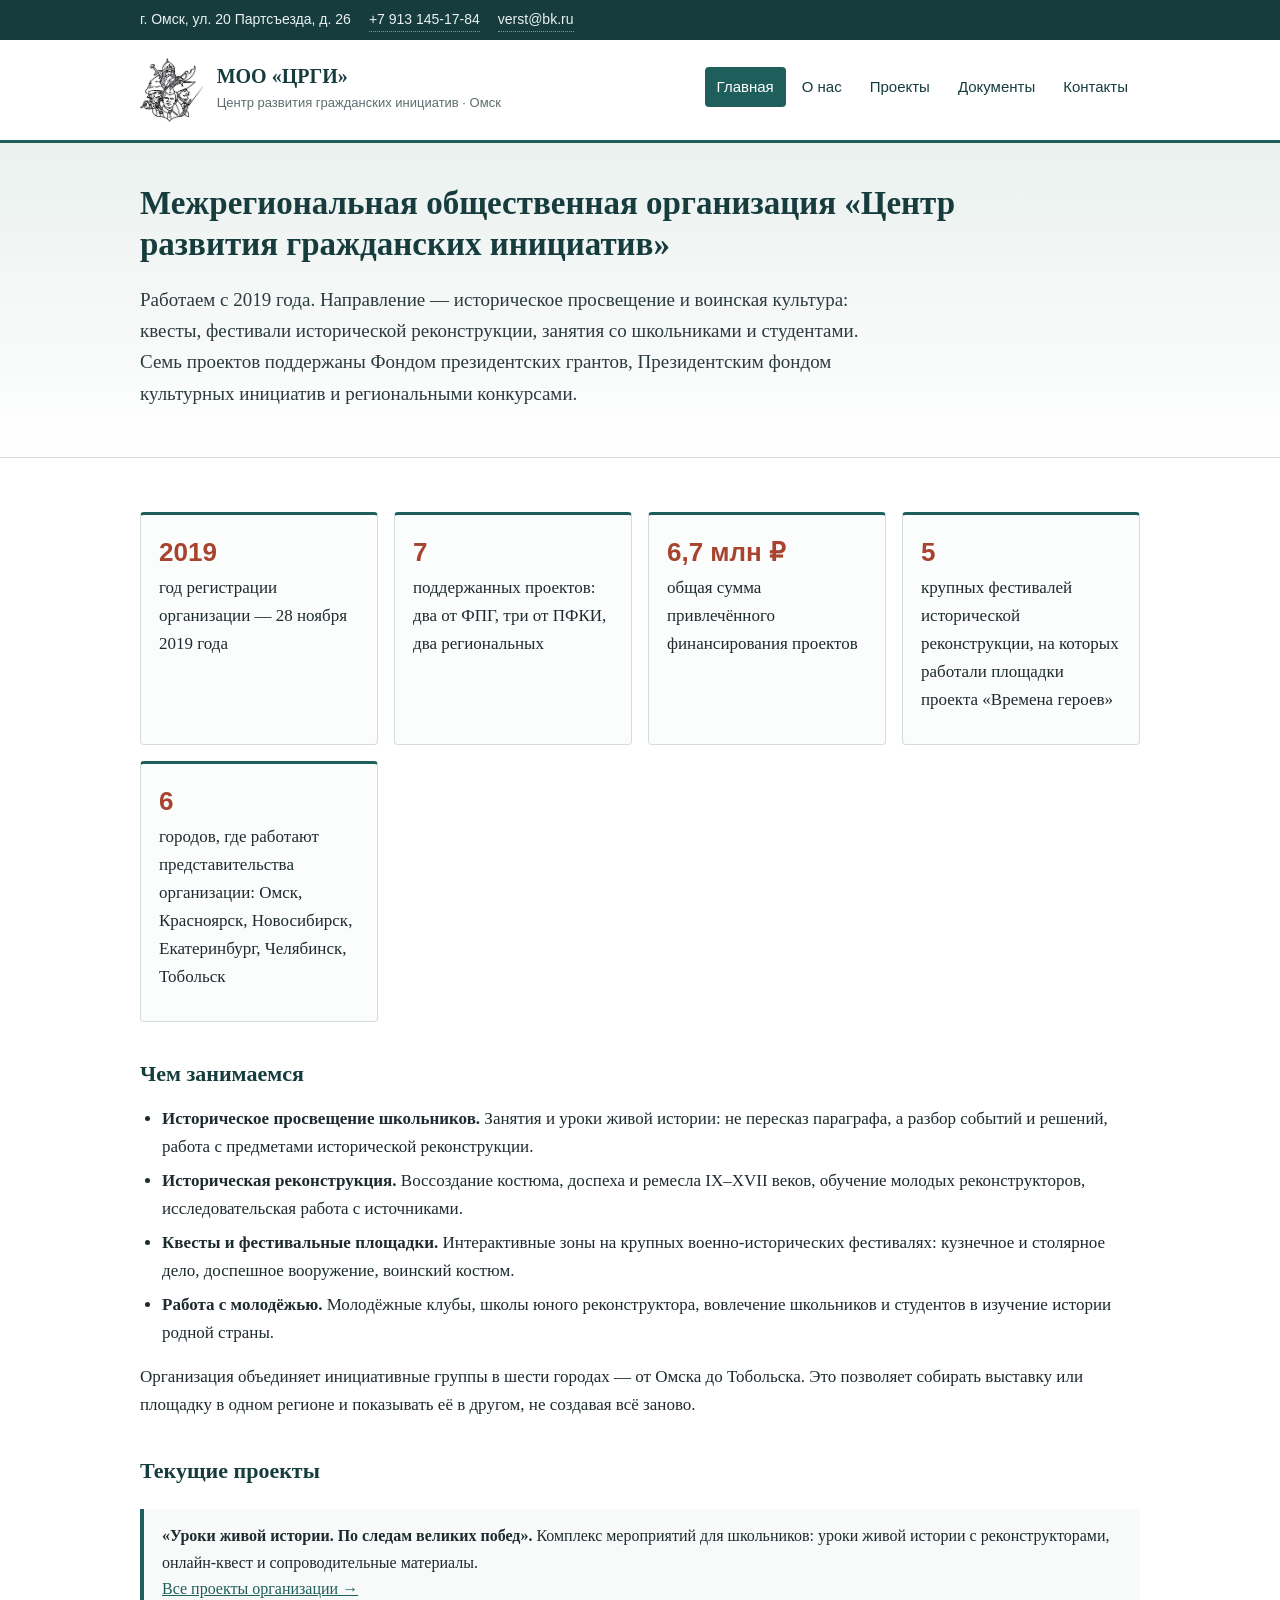
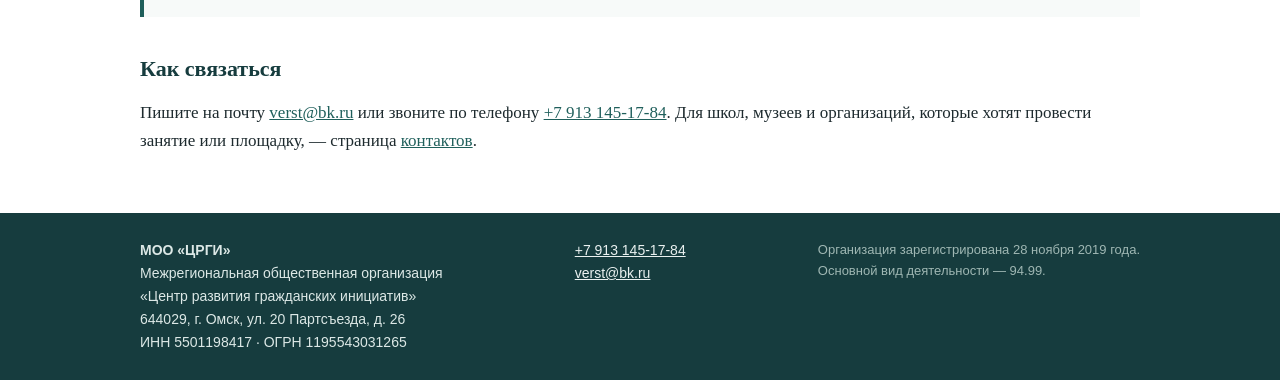
<file: index.html>
<!DOCTYPE html>
<html lang="ru">
<head>
<meta charset="utf-8">
<meta name="viewport" content="width=device-width, initial-scale=1">
<title>МОО «ЦРГИ» — Межрегиональная общественная организация «Центр развития гражданских инициатив», Омск</title>
<meta name="description" content="Межрегиональная общественная организация «Центр развития гражданских инициатив» (МОО «ЦРГИ»), Омск: историческое просвещение, историческая реконструкция, работа с молодёжью. Семь поддержанных проектов.">
<link rel="icon" type="image/png" sizes="64x64" href="img/favicon-64.png">
<link rel="apple-touch-icon" href="img/apple-touch-icon.png">
<link rel="stylesheet" href="style.css">
</head>
<body>

<div class="top">
  <div class="wrap">
    <span>г. Омск, ул. 20 Партсъезда, д. 26</span>
    <a href="tel:+79131451784">+7 913 145-17-84</a>
    <a href="mailto:verst@bk.ru">verst@bk.ru</a>
  </div>
</div>

<header class="site">
  <div class="wrap">
    <div class="brand">
      <img class="mark" src="img/logo-mark.png" alt="Логотип МОО «ЦРГИ»" width="144" height="147">
      <div>
        <b>МОО «ЦРГИ»</b>
        <span>Центр развития гражданских инициатив · Омск</span>
      </div>
    </div>
    <nav class="main">
      <ul>
        <li><a href="index.html" aria-current="page">Главная</a></li>
        <li><a href="o-nas.html">О нас</a></li>
        <li><a href="proekty.html">Проекты</a></li>
        <li><a href="dokumenty.html">Документы</a></li>
        <li><a href="kontakty.html">Контакты</a></li>
      </ul>
    </nav>
  </div>
</header>

<main>

<div class="hero">
  <div class="wrap">
    <h1>Межрегиональная общественная организация «Центр развития гражданских инициатив»</h1>
    <p class="lead">Работаем с 2019 года. Направление — историческое просвещение и воинская культура: квесты, фестивали исторической реконструкции, занятия со школьниками и студентами. Семь проектов поддержаны Фондом президентских грантов, Президентским фондом культурных инициатив и региональными конкурсами.</p>
  </div>
</div>

<div class="wrap">

  <div class="cards">
    <div class="card">
      <div class="num">2019</div>
      <p>год регистрации организации — 28 ноября 2019 года</p>
    </div>
    <div class="card">
      <div class="num">7</div>
      <p>поддержанных проектов: два от ФПГ, три от ПФКИ, два региональных</p>
    </div>
    <div class="card">
      <div class="num">6,7 млн ₽</div>
      <p>общая сумма привлечённого финансирования проектов</p>
    </div>
    <div class="card">
      <div class="num">5</div>
      <p>крупных фестивалей исторической реконструкции, на которых работали площадки проекта «Времена героев»</p>
    </div>
    <div class="card">
      <div class="num">6</div>
      <p>городов, где работают представительства организации: Омск, Красноярск, Новосибирск, Екатеринбург, Челябинск, Тобольск</p>
    </div>
  </div>

  <h2>Чем занимаемся</h2>
  <ul>
    <li><b>Историческое просвещение школьников.</b> Занятия и уроки живой истории: не пересказ параграфа, а разбор событий и решений, работа с предметами исторической реконструкции.</li>
    <li><b>Историческая реконструкция.</b> Воссоздание костюма, доспеха и ремесла IX–XVII веков, обучение молодых реконструкторов, исследовательская работа с источниками.</li>
    <li><b>Квесты и фестивальные площадки.</b> Интерактивные зоны на крупных военно-исторических фестивалях: кузнечное и столярное дело, доспешное вооружение, воинский костюм.</li>
    <li><b>Работа с молодёжью.</b> Молодёжные клубы, школы юного реконструктора, вовлечение школьников и студентов в изучение истории родной страны.</li>
  </ul>

  <p>Организация объединяет инициативные группы в шести городах — от Омска до Тобольска. Это позволяет собирать выставку или площадку в одном регионе и показывать её в другом, не создавая всё заново.</p>

  <h2>Текущие проекты</h2>
  <div class="note">
    <b>«Уроки живой истории. По следам великих побед».</b> Комплекс мероприятий для школьников: уроки живой истории с реконструкторами, онлайн-квест и сопроводительные материалы.
    <br><a href="proekty.html">Все проекты организации →</a>
  </div>

  <h2>Как связаться</h2>
  <p>Пишите на почту <a href="mailto:verst@bk.ru">verst@bk.ru</a> или звоните по телефону <a href="tel:+79131451784">+7 913 145-17-84</a>. Для школ, музеев и организаций, которые хотят провести занятие или площадку, — страница <a href="kontakty.html">контактов</a>.</p>

</div>

</main>

<footer class="site">
  <div class="wrap">
    <div>
      <b>МОО «ЦРГИ»</b><br>
      Межрегиональная общественная организация<br>
      «Центр развития гражданских инициатив»<br>
      644029, г. Омск, ул. 20 Партсъезда, д. 26<br>
      ИНН 5501198417 · ОГРН 1195543031265
    </div>
    <div>
      <a href="tel:+79131451784">+7 913 145-17-84</a><br>
      <a href="mailto:verst@bk.ru">verst@bk.ru</a>
    </div>
    <div class="small">
      Организация зарегистрирована 28 ноября 2019 года.<br>
      Основной вид деятельности — 94.99.
    </div>
  </div>
</footer>

</body>
</html>
</file>
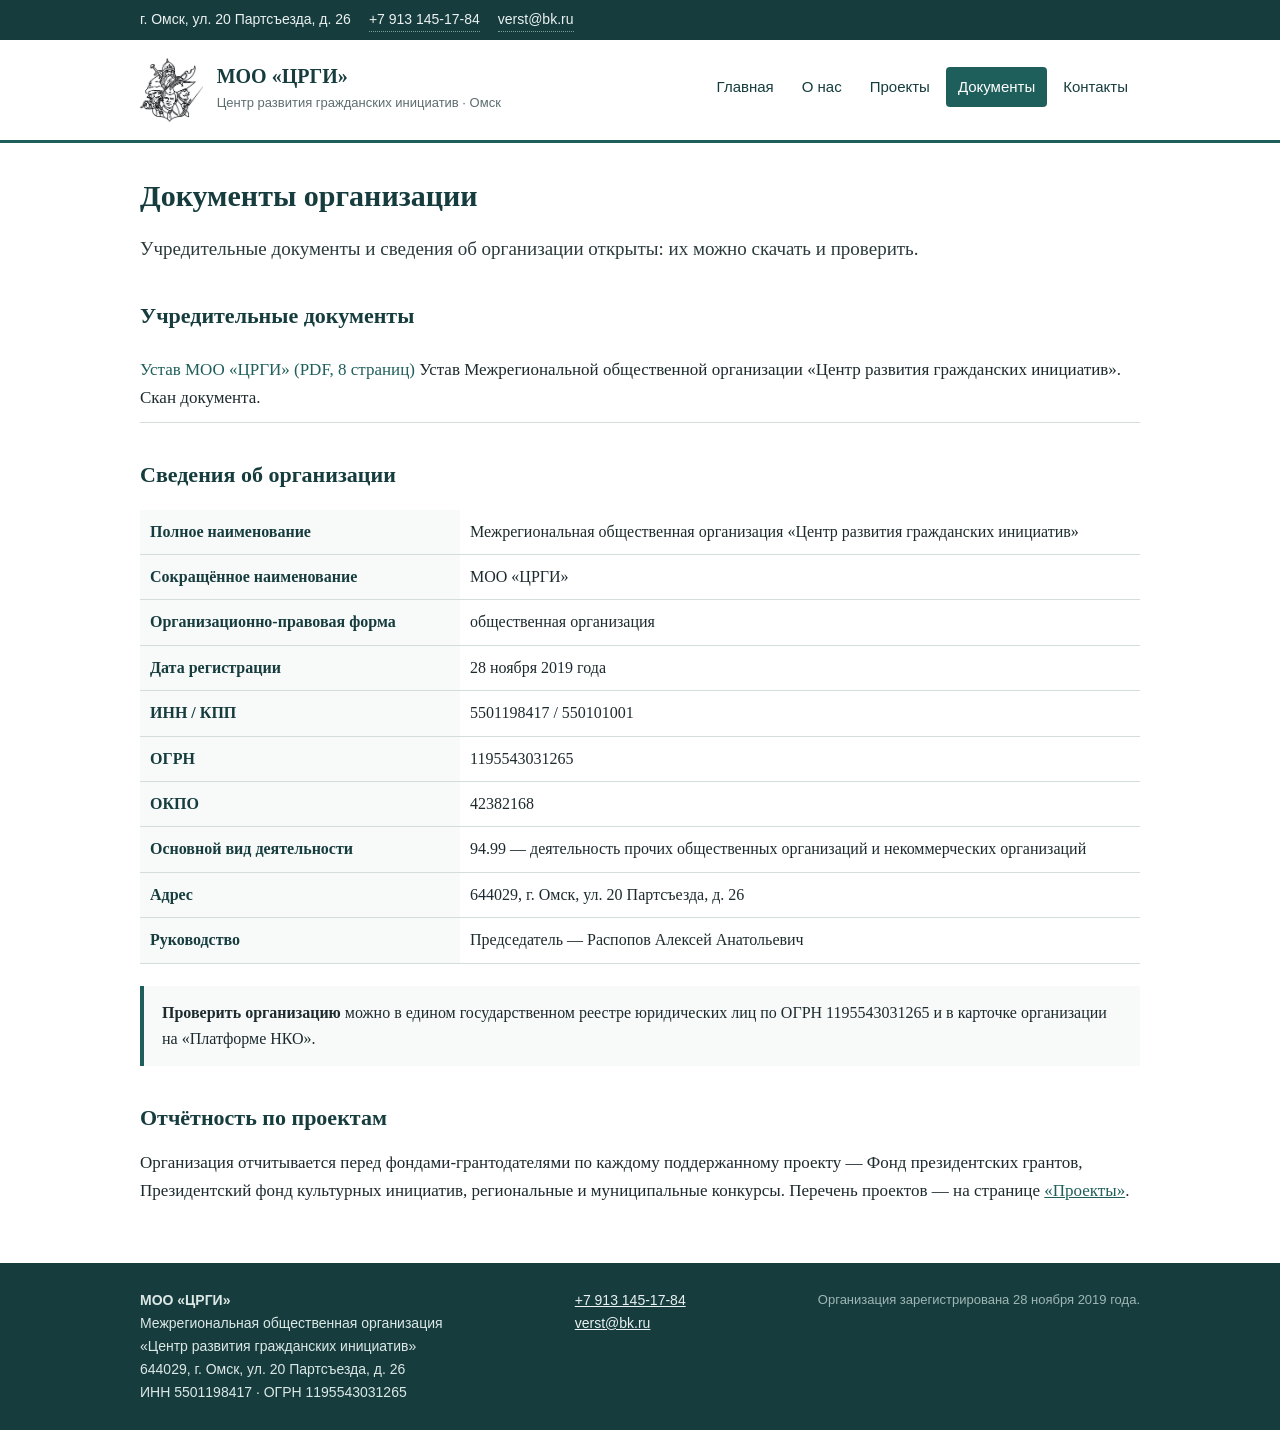
<file: dokumenty.html>
<!DOCTYPE html>
<html lang="ru">
<head>
<meta charset="utf-8">
<meta name="viewport" content="width=device-width, initial-scale=1">
<title>Документы — МОО «ЦРГИ»</title>
<meta name="description" content="Документы Межрегиональной общественной организации «Центр развития гражданских инициатив»: устав организации, реквизиты.">
<link rel="icon" type="image/png" sizes="64x64" href="img/favicon-64.png">
<link rel="apple-touch-icon" href="img/apple-touch-icon.png">
<link rel="stylesheet" href="style.css">
</head>
<body>

<div class="top">
  <div class="wrap">
    <span>г. Омск, ул. 20 Партсъезда, д. 26</span>
    <a href="tel:+79131451784">+7 913 145-17-84</a>
    <a href="mailto:verst@bk.ru">verst@bk.ru</a>
  </div>
</div>

<header class="site">
  <div class="wrap">
    <div class="brand">
      <img class="mark" src="img/logo-mark.png" alt="Логотип МОО «ЦРГИ»" width="144" height="147">
      <div>
        <b>МОО «ЦРГИ»</b>
        <span>Центр развития гражданских инициатив · Омск</span>
      </div>
    </div>
    <nav class="main">
      <ul>
        <li><a href="index.html">Главная</a></li>
        <li><a href="o-nas.html">О нас</a></li>
        <li><a href="proekty.html">Проекты</a></li>
        <li><a href="dokumenty.html" aria-current="page">Документы</a></li>
        <li><a href="kontakty.html">Контакты</a></li>
      </ul>
    </nav>
  </div>
</header>

<main>
<div class="wrap">

  <h1>Документы организации</h1>

  <p class="lead">Учредительные документы и сведения об организации открыты: их можно скачать и проверить.</p>

  <h2>Учредительные документы</h2>
  <ul class="links">
    <li>
      <a href="docs/ustav-moo-crgi.pdf" download>Устав МОО «ЦРГИ» (PDF, 8 страниц)</a>
      <span class="src">Устав Межрегиональной общественной организации «Центр развития гражданских инициатив». Скан документа.</span>
    </li>
  </ul>

  <h2>Сведения об организации</h2>
  <table class="facts">
    <tr><th>Полное наименование</th><td>Межрегиональная общественная организация «Центр развития гражданских инициатив»</td></tr>
    <tr><th>Сокращённое наименование</th><td>МОО «ЦРГИ»</td></tr>
    <tr><th>Организационно-правовая форма</th><td>общественная организация</td></tr>
    <tr><th>Дата регистрации</th><td>28 ноября 2019 года</td></tr>
    <tr><th>ИНН / КПП</th><td>5501198417 / 550101001</td></tr>
    <tr><th>ОГРН</th><td>1195543031265</td></tr>
    <tr><th>ОКПО</th><td>42382168</td></tr>
    <tr><th>Основной вид деятельности</th><td>94.99 — деятельность прочих общественных организаций и некоммерческих организаций</td></tr>
    <tr><th>Адрес</th><td>644029, г. Омск, ул. 20 Партсъезда, д. 26</td></tr>
    <tr><th>Руководство</th><td>Председатель — Распопов Алексей Анатольевич</td></tr>
  </table>

  <div class="note">
    <b>Проверить организацию</b> можно в едином государственном реестре юридических лиц по ОГРН 1195543031265 и в карточке организации на «Платформе НКО».
  </div>

  <h2>Отчётность по проектам</h2>
  <p>Организация отчитывается перед фондами-грантодателями по каждому поддержанному проекту — Фонд президентских грантов, Президентский фонд культурных инициатив, региональные и муниципальные конкурсы. Перечень проектов — на странице <a href="proekty.html">«Проекты»</a>.</p>

</div>
</main>

<footer class="site">
  <div class="wrap">
    <div>
      <b>МОО «ЦРГИ»</b><br>
      Межрегиональная общественная организация<br>
      «Центр развития гражданских инициатив»<br>
      644029, г. Омск, ул. 20 Партсъезда, д. 26<br>
      ИНН 5501198417 · ОГРН 1195543031265
    </div>
    <div>
      <a href="tel:+79131451784">+7 913 145-17-84</a><br>
      <a href="mailto:verst@bk.ru">verst@bk.ru</a>
    </div>
    <div class="small">
      Организация зарегистрирована 28 ноября 2019 года.
    </div>
  </div>
</footer>

</body>
</html>
</file>
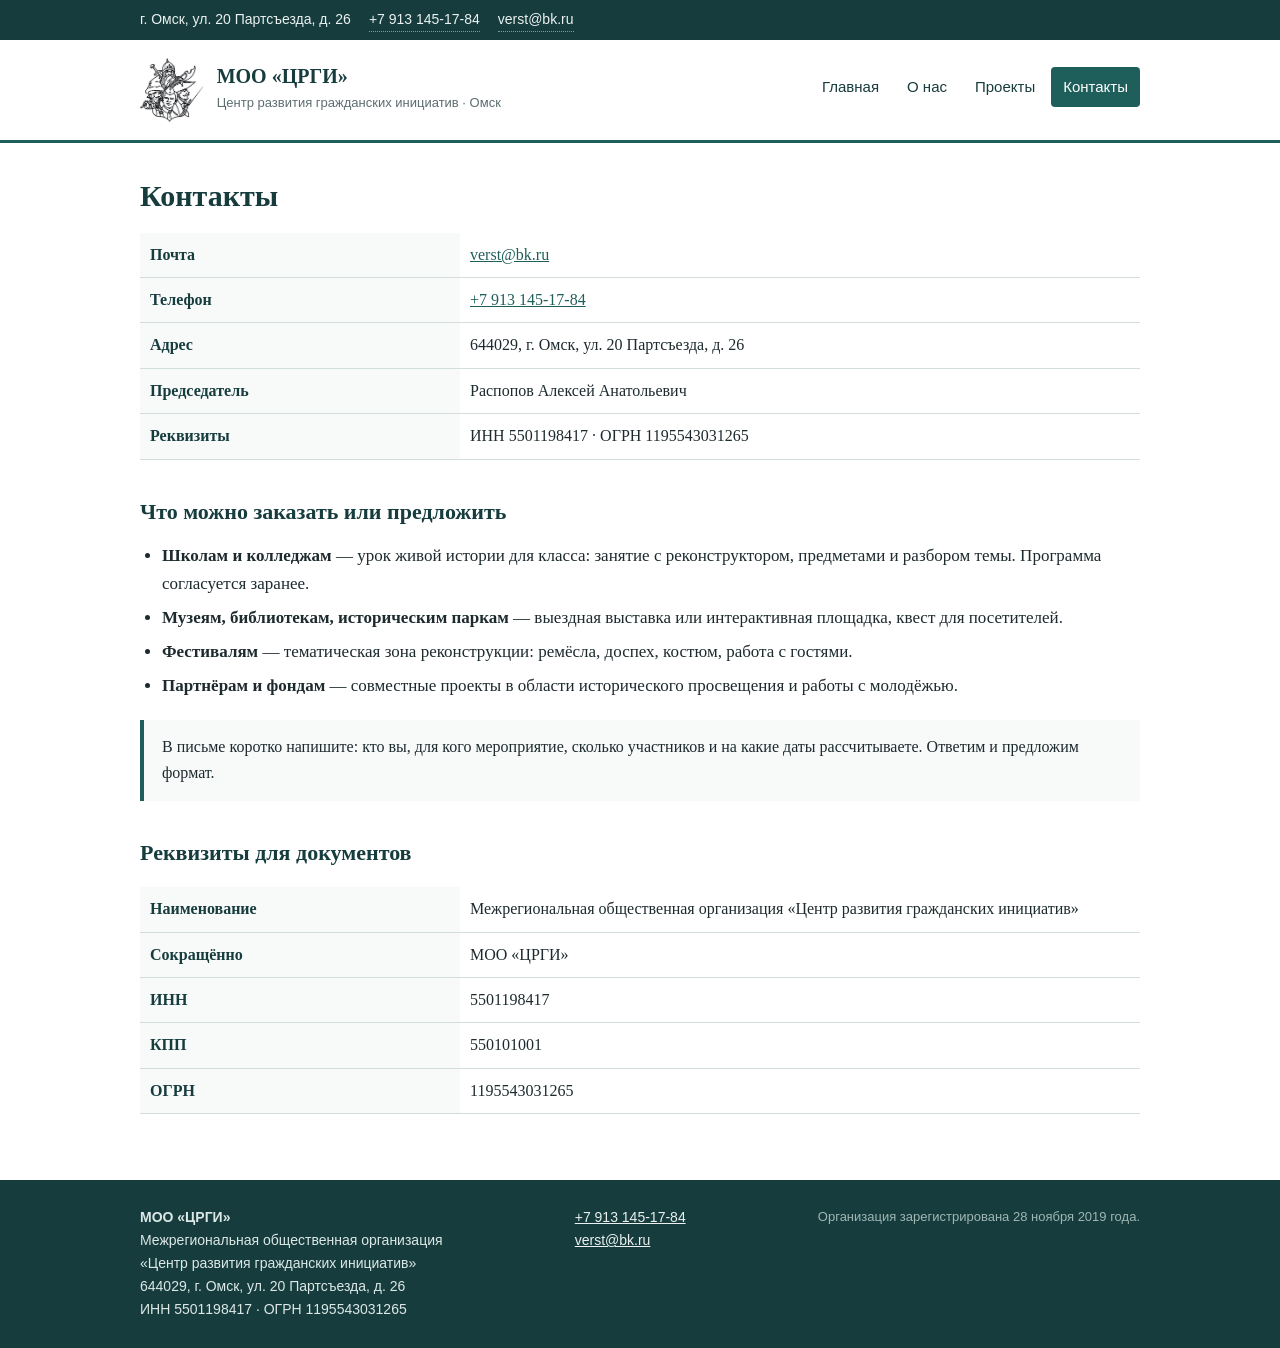
<file: kontakty.html>
<!DOCTYPE html>
<html lang="ru">
<head>
<meta charset="utf-8">
<meta name="viewport" content="width=device-width, initial-scale=1">
<title>Контакты — МОО «ЦРГИ»</title>
<meta name="description" content="Как связаться с Межрегиональной общественной организацией «Центр развития гражданских инициатив»: почта, телефон, заявки на занятия и площадки.">
<link rel="icon" type="image/png" sizes="64x64" href="img/favicon-64.png">
<link rel="apple-touch-icon" href="img/apple-touch-icon.png">
<link rel="stylesheet" href="style.css">
</head>
<body>

<div class="top">
  <div class="wrap">
    <span>г. Омск, ул. 20 Партсъезда, д. 26</span>
    <a href="tel:+79131451784">+7 913 145-17-84</a>
    <a href="mailto:verst@bk.ru">verst@bk.ru</a>
  </div>
</div>

<header class="site">
  <div class="wrap">
    <div class="brand">
      <img class="mark" src="img/logo-mark.png" alt="Логотип МОО «ЦРГИ»" width="144" height="147">
      <div>
        <b>МОО «ЦРГИ»</b>
        <span>Центр развития гражданских инициатив · Омск</span>
      </div>
    </div>
    <nav class="main">
      <ul>
        <li><a href="index.html">Главная</a></li>
        <li><a href="o-nas.html">О нас</a></li>
        <li><a href="proekty.html">Проекты</a></li>
        <li><a href="kontakty.html" aria-current="page">Контакты</a></li>
      </ul>
    </nav>
  </div>
</header>

<main>
<div class="wrap">

  <h1>Контакты</h1>

  <table class="facts">
    <tr><th>Почта</th><td><a href="mailto:verst@bk.ru">verst@bk.ru</a></td></tr>
    <tr><th>Телефон</th><td><a href="tel:+79131451784">+7 913 145-17-84</a></td></tr>
    <tr><th>Адрес</th><td>644029, г. Омск, ул. 20 Партсъезда, д. 26</td></tr>
    <tr><th>Председатель</th><td>Распопов Алексей Анатольевич</td></tr>
    <tr><th>Реквизиты</th><td>ИНН 5501198417 · ОГРН 1195543031265</td></tr>
  </table>

  <h2>Что можно заказать или предложить</h2>
  <ul>
    <li><b>Школам и колледжам</b> — урок живой истории для класса: занятие с реконструктором, предметами и разбором темы. Программа согласуется заранее.</li>
    <li><b>Музеям, библиотекам, историческим паркам</b> — выездная выставка или интерактивная площадка, квест для посетителей.</li>
    <li><b>Фестивалям</b> — тематическая зона реконструкции: ремёсла, доспех, костюм, работа с гостями.</li>
    <li><b>Партнёрам и фондам</b> — совместные проекты в области исторического просвещения и работы с молодёжью.</li>
  </ul>

  <div class="note">
    В письме коротко напишите: кто вы, для кого мероприятие, сколько участников и на какие даты рассчитываете. Ответим и предложим формат.
  </div>

  <h2>Реквизиты для документов</h2>
  <table class="facts">
    <tr><th>Наименование</th><td>Межрегиональная общественная организация «Центр развития гражданских инициатив»</td></tr>
    <tr><th>Сокращённо</th><td>МОО «ЦРГИ»</td></tr>
    <tr><th>ИНН</th><td>5501198417</td></tr>
    <tr><th>КПП</th><td>550101001</td></tr>
    <tr><th>ОГРН</th><td>1195543031265</td></tr>
  </table>

</div>
</main>

<footer class="site">
  <div class="wrap">
    <div>
      <b>МОО «ЦРГИ»</b><br>
      Межрегиональная общественная организация<br>
      «Центр развития гражданских инициатив»<br>
      644029, г. Омск, ул. 20 Партсъезда, д. 26<br>
      ИНН 5501198417 · ОГРН 1195543031265
    </div>
    <div>
      <a href="tel:+79131451784">+7 913 145-17-84</a><br>
      <a href="mailto:verst@bk.ru">verst@bk.ru</a>
    </div>
    <div class="small">
      Организация зарегистрирована 28 ноября 2019 года.
    </div>
  </div>
</footer>

</body>
</html>
</file>
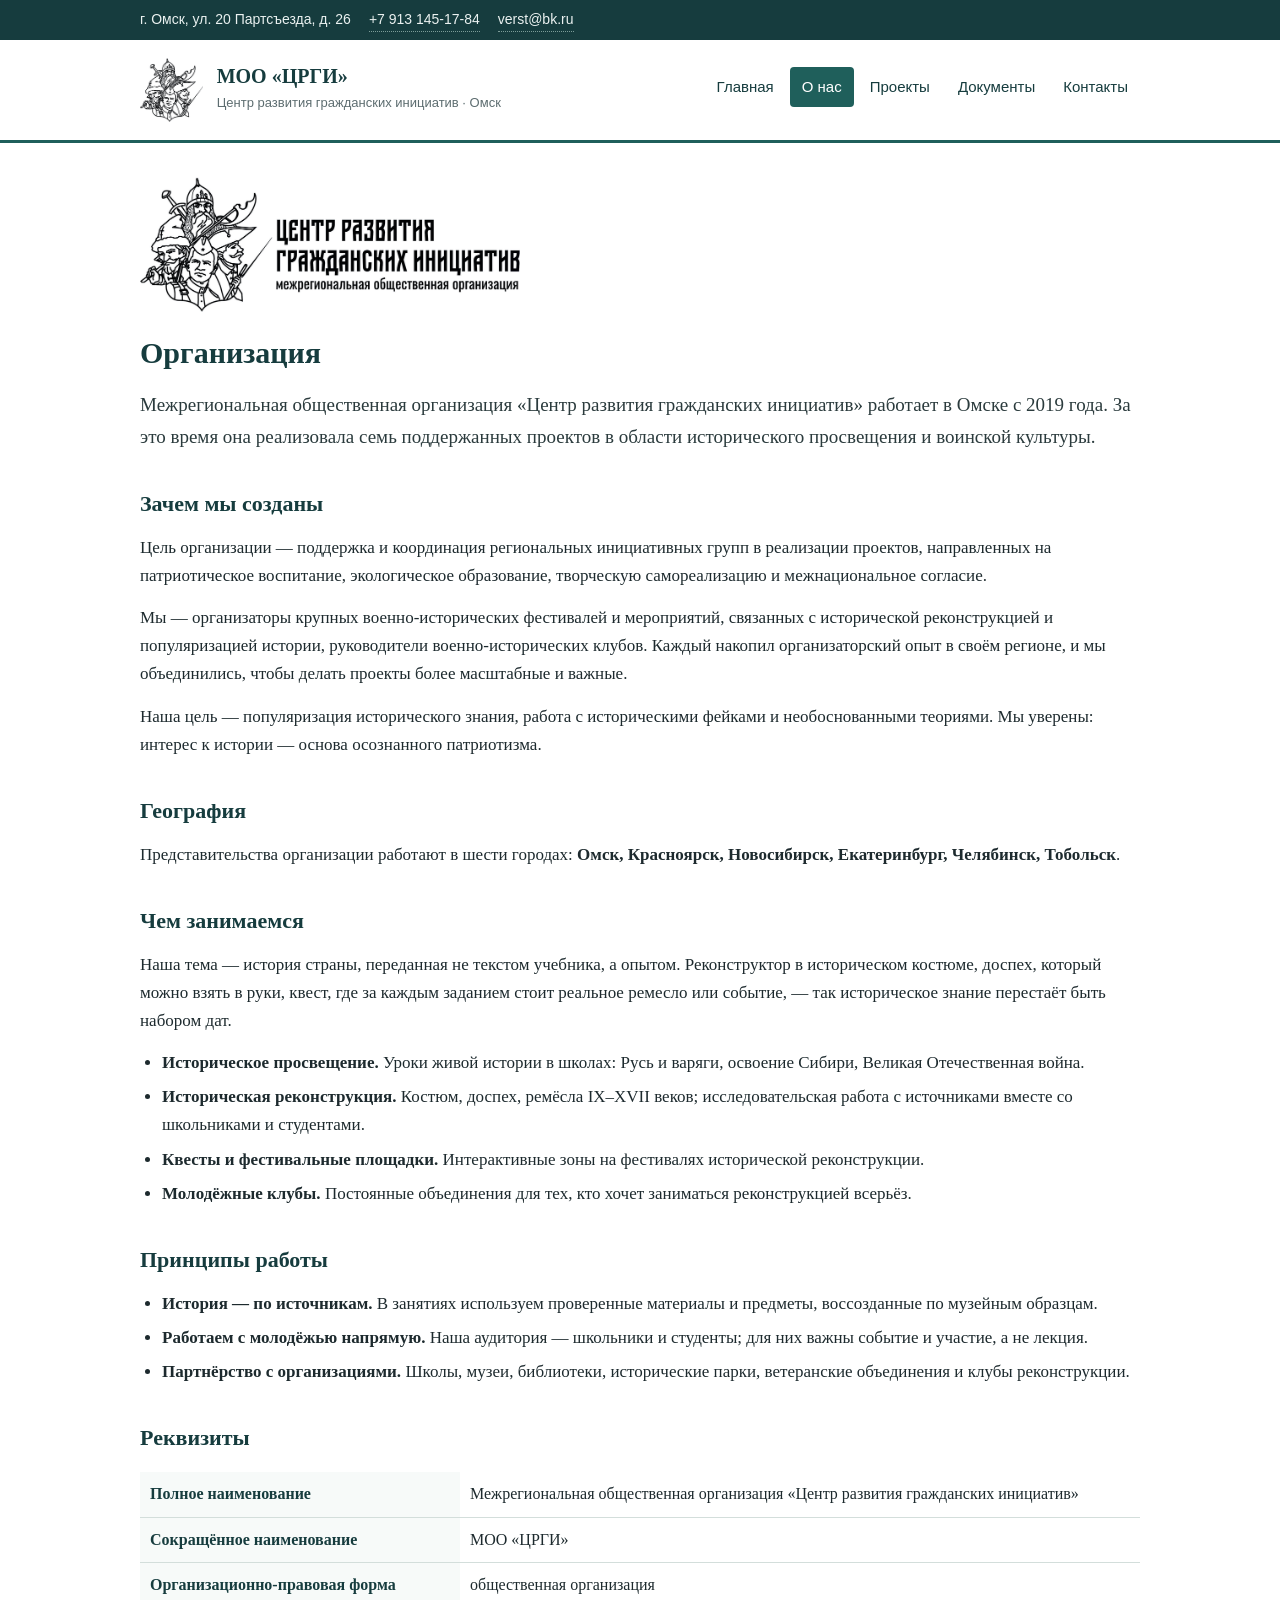
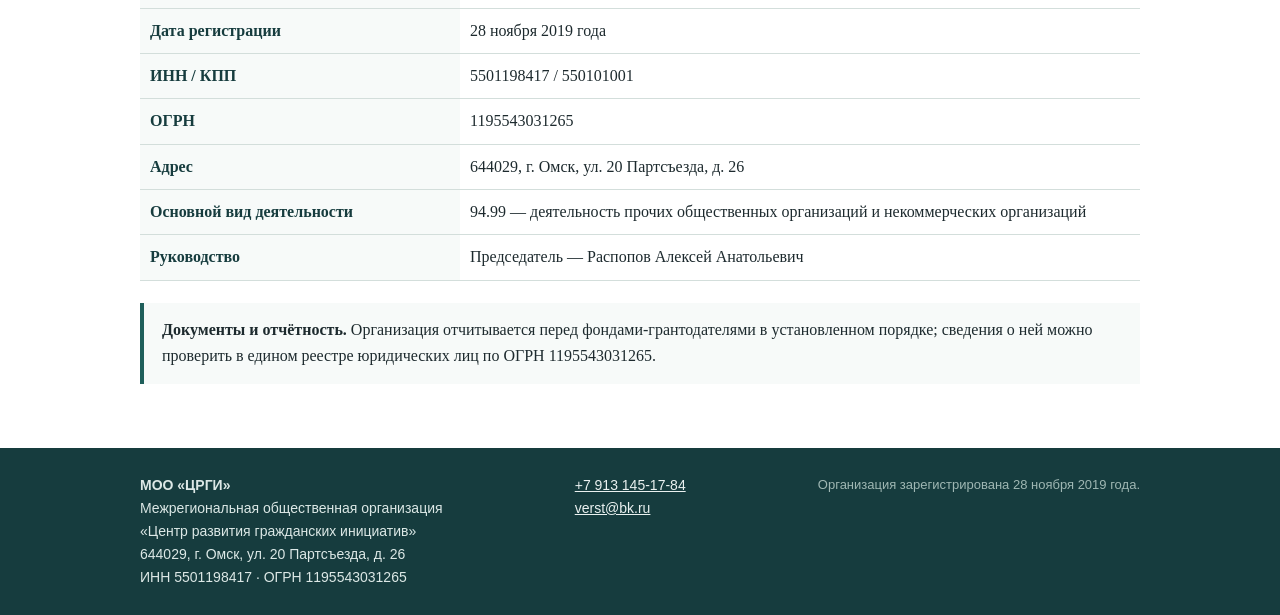
<file: o-nas.html>
<!DOCTYPE html>
<html lang="ru">
<head>
<meta charset="utf-8">
<meta name="viewport" content="width=device-width, initial-scale=1">
<title>О нас — МОО «ЦРГИ»</title>
<meta name="description" content="О Межрегиональной общественной организации «Центр развития гражданских инициатив»: направление работы, реквизиты, руководство.">
<link rel="icon" type="image/png" sizes="64x64" href="img/favicon-64.png">
<link rel="apple-touch-icon" href="img/apple-touch-icon.png">
<link rel="stylesheet" href="style.css">
</head>
<body>

<div class="top">
  <div class="wrap">
    <span>г. Омск, ул. 20 Партсъезда, д. 26</span>
    <a href="tel:+79131451784">+7 913 145-17-84</a>
    <a href="mailto:verst@bk.ru">verst@bk.ru</a>
  </div>
</div>

<header class="site">
  <div class="wrap">
    <div class="brand">
      <img class="mark" src="img/logo-mark.png" alt="Логотип МОО «ЦРГИ»" width="144" height="147">
      <div>
        <b>МОО «ЦРГИ»</b>
        <span>Центр развития гражданских инициатив · Омск</span>
      </div>
    </div>
    <nav class="main">
      <ul>
        <li><a href="index.html">Главная</a></li>
        <li><a href="o-nas.html" aria-current="page">О нас</a></li>
        <li><a href="proekty.html">Проекты</a></li>
        <li><a href="dokumenty.html">Документы</a></li>
        <li><a href="kontakty.html">Контакты</a></li>
      </ul>
    </nav>
  </div>
</header>

<main>
<div class="wrap">

  <img class="logo-full" src="img/logo-full.png" alt="МОО «ЦРГИ» — Центр развития гражданских инициатив" width="900" height="319">

  <h1>Организация</h1>

  <p class="lead">Межрегиональная общественная организация «Центр развития гражданских инициатив» работает в Омске с 2019 года. За это время она реализовала семь поддержанных проектов в области исторического просвещения и воинской культуры.</p>

  <h2>Зачем мы созданы</h2>
  <p>Цель организации — поддержка и координация региональных инициативных групп в реализации проектов, направленных на патриотическое воспитание, экологическое образование, творческую самореализацию и межнациональное согласие.</p>
  <p>Мы — организаторы крупных военно-исторических фестивалей и мероприятий, связанных с исторической реконструкцией и популяризацией истории, руководители военно-исторических клубов. Каждый накопил организаторский опыт в своём регионе, и мы объединились, чтобы делать проекты более масштабные и важные.</p>
  <p>Наша цель — популяризация исторического знания, работа с историческими фейками и необоснованными теориями. Мы уверены: интерес к истории — основа осознанного патриотизма.</p>

  <h2>География</h2>
  <p>Представительства организации работают в шести городах: <b>Омск, Красноярск, Новосибирск, Екатеринбург, Челябинск, Тобольск</b>.</p>

  <h2>Чем занимаемся</h2>
  <p>Наша тема — история страны, переданная не текстом учебника, а опытом. Реконструктор в историческом костюме, доспех, который можно взять в руки, квест, где за каждым заданием стоит реальное ремесло или событие, — так историческое знание перестаёт быть набором дат.</p>
  <ul>
    <li><b>Историческое просвещение.</b> Уроки живой истории в школах: Русь и варяги, освоение Сибири, Великая Отечественная война.</li>
    <li><b>Историческая реконструкция.</b> Костюм, доспех, ремёсла IX–XVII веков; исследовательская работа с источниками вместе со школьниками и студентами.</li>
    <li><b>Квесты и фестивальные площадки.</b> Интерактивные зоны на фестивалях исторической реконструкции.</li>
    <li><b>Молодёжные клубы.</b> Постоянные объединения для тех, кто хочет заниматься реконструкцией всерьёз.</li>
  </ul>

  <h2>Принципы работы</h2>
  <ul>
    <li><b>История — по источникам.</b> В занятиях используем проверенные материалы и предметы, воссозданные по музейным образцам.</li>
    <li><b>Работаем с молодёжью напрямую.</b> Наша аудитория — школьники и студенты; для них важны событие и участие, а не лекция.</li>
    <li><b>Партнёрство с организациями.</b> Школы, музеи, библиотеки, исторические парки, ветеранские объединения и клубы реконструкции.</li>
  </ul>

  <h2>Реквизиты</h2>
  <table class="facts">
    <tr><th>Полное наименование</th><td>Межрегиональная общественная организация «Центр развития гражданских инициатив»</td></tr>
    <tr><th>Сокращённое наименование</th><td>МОО «ЦРГИ»</td></tr>
    <tr><th>Организационно-правовая форма</th><td>общественная организация</td></tr>
    <tr><th>Дата регистрации</th><td>28 ноября 2019 года</td></tr>
    <tr><th>ИНН / КПП</th><td>5501198417 / 550101001</td></tr>
    <tr><th>ОГРН</th><td>1195543031265</td></tr>
    <tr><th>Адрес</th><td>644029, г. Омск, ул. 20 Партсъезда, д. 26</td></tr>
    <tr><th>Основной вид деятельности</th><td>94.99 — деятельность прочих общественных организаций и некоммерческих организаций</td></tr>
    <tr><th>Руководство</th><td>Председатель — Распопов Алексей Анатольевич</td></tr>
  </table>

  <div class="note">
    <b>Документы и отчётность.</b> Организация отчитывается перед фондами-грантодателями в установленном порядке; сведения о ней можно проверить в едином реестре юридических лиц по ОГРН 1195543031265.
  </div>

</div>
</main>

<footer class="site">
  <div class="wrap">
    <div>
      <b>МОО «ЦРГИ»</b><br>
      Межрегиональная общественная организация<br>
      «Центр развития гражданских инициатив»<br>
      644029, г. Омск, ул. 20 Партсъезда, д. 26<br>
      ИНН 5501198417 · ОГРН 1195543031265
    </div>
    <div>
      <a href="tel:+79131451784">+7 913 145-17-84</a><br>
      <a href="mailto:verst@bk.ru">verst@bk.ru</a>
    </div>
    <div class="small">
      Организация зарегистрирована 28 ноября 2019 года.
    </div>
  </div>
</footer>

</body>
</html>
</file>
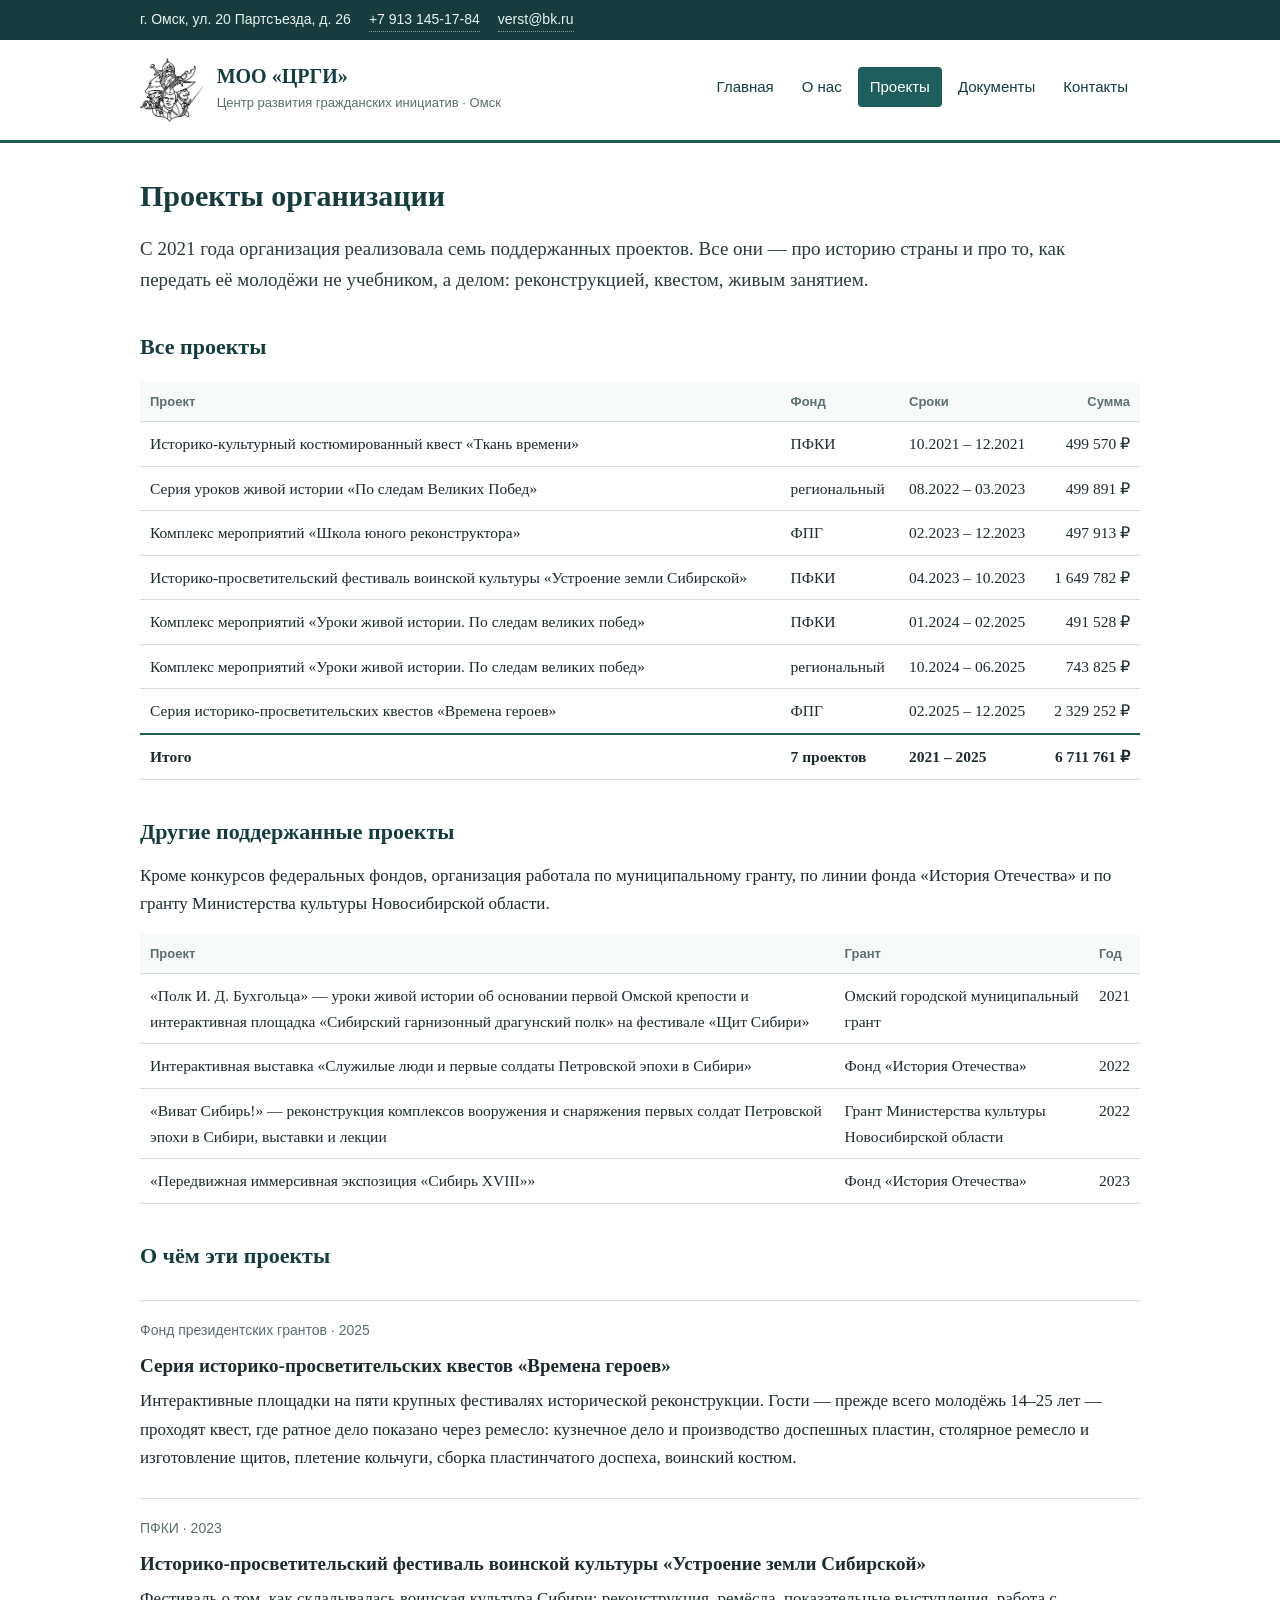
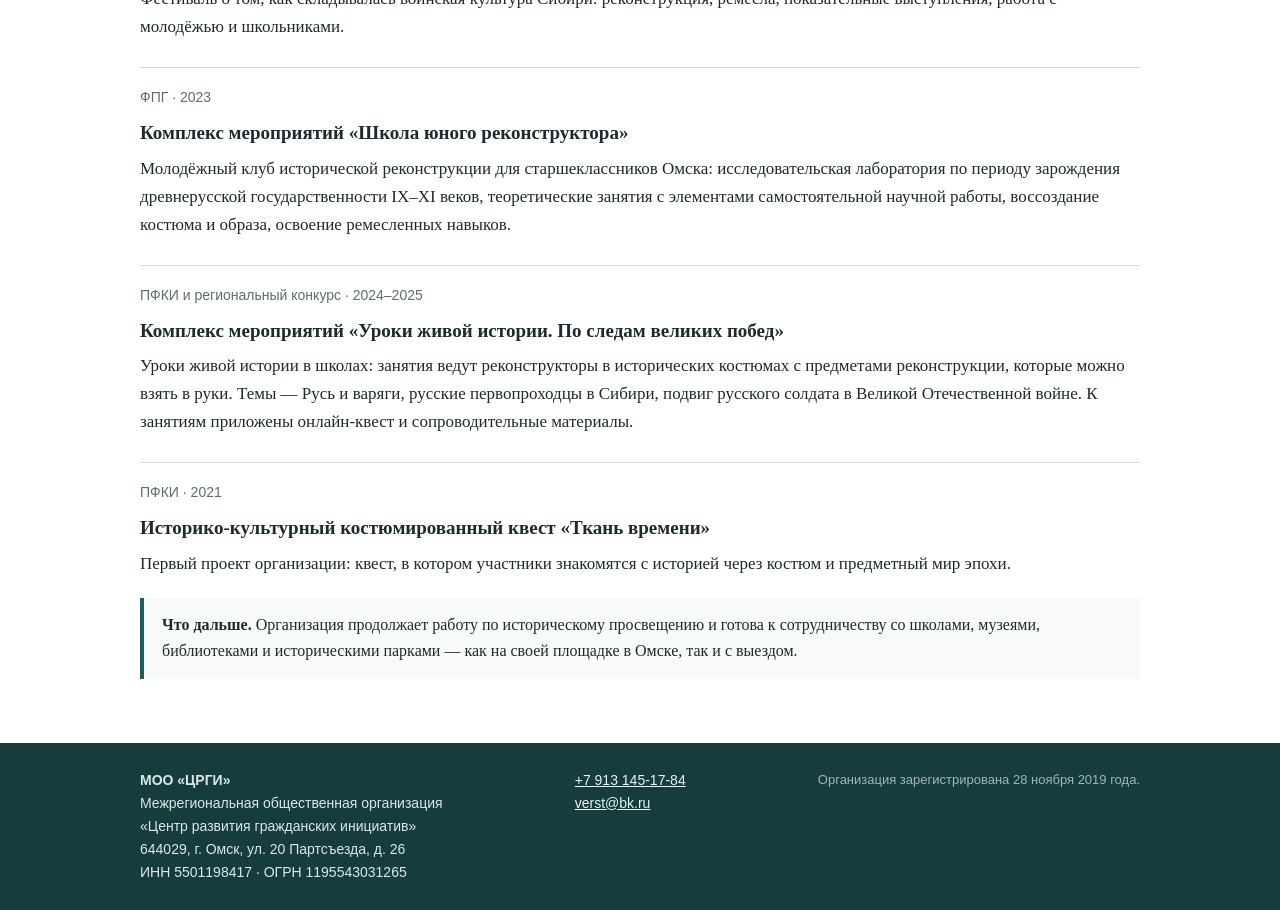
<file: proekty.html>
<!DOCTYPE html>
<html lang="ru">
<head>
<meta charset="utf-8">
<meta name="viewport" content="width=device-width, initial-scale=1">
<title>Проекты — МОО «ЦРГИ»</title>
<meta name="description" content="Проекты Межрегиональной общественной организации «Центр развития гражданских инициатив»: уроки живой истории, квесты, фестивали исторической реконструкции. Семь поддержанных проектов.">
<link rel="icon" type="image/png" sizes="64x64" href="img/favicon-64.png">
<link rel="apple-touch-icon" href="img/apple-touch-icon.png">
<link rel="stylesheet" href="style.css">
</head>
<body>

<div class="top">
  <div class="wrap">
    <span>г. Омск, ул. 20 Партсъезда, д. 26</span>
    <a href="tel:+79131451784">+7 913 145-17-84</a>
    <a href="mailto:verst@bk.ru">verst@bk.ru</a>
  </div>
</div>

<header class="site">
  <div class="wrap">
    <div class="brand">
      <img class="mark" src="img/logo-mark.png" alt="Логотип МОО «ЦРГИ»" width="144" height="147">
      <div>
        <b>МОО «ЦРГИ»</b>
        <span>Центр развития гражданских инициатив · Омск</span>
      </div>
    </div>
    <nav class="main">
      <ul>
        <li><a href="index.html">Главная</a></li>
        <li><a href="o-nas.html">О нас</a></li>
        <li><a href="proekty.html" aria-current="page">Проекты</a></li>
        <li><a href="dokumenty.html">Документы</a></li>
        <li><a href="kontakty.html">Контакты</a></li>
      </ul>
    </nav>
  </div>
</header>

<main>
<div class="wrap">

  <h1>Проекты организации</h1>
  <p class="lead">С 2021 года организация реализовала семь поддержанных проектов. Все они — про историю страны и про то, как передать её молодёжи не учебником, а делом: реконструкцией, квестом, живым занятием.</p>

  <h2>Все проекты</h2>
  <table class="projects">
    <thead>
      <tr>
        <th>Проект</th>
        <th>Фонд</th>
        <th>Сроки</th>
        <th class="num">Сумма</th>
      </tr>
    </thead>
    <tbody>
      <tr>
        <td>Историко-культурный костюмированный квест «Ткань времени»</td>
        <td>ПФКИ</td>
        <td>10.2021 – 12.2021</td>
        <td class="num">499 570 ₽</td>
      </tr>
      <tr>
        <td>Серия уроков живой истории «По следам Великих Побед»</td>
        <td>региональный</td>
        <td>08.2022 – 03.2023</td>
        <td class="num">499 891 ₽</td>
      </tr>
      <tr>
        <td>Комплекс мероприятий «Школа юного реконструктора»</td>
        <td>ФПГ</td>
        <td>02.2023 – 12.2023</td>
        <td class="num">497 913 ₽</td>
      </tr>
      <tr>
        <td>Историко-просветительский фестиваль воинской культуры «Устроение земли Сибирской»</td>
        <td>ПФКИ</td>
        <td>04.2023 – 10.2023</td>
        <td class="num">1 649 782 ₽</td>
      </tr>
      <tr>
        <td>Комплекс мероприятий «Уроки живой истории. По следам великих побед»</td>
        <td>ПФКИ</td>
        <td>01.2024 – 02.2025</td>
        <td class="num">491 528 ₽</td>
      </tr>
      <tr>
        <td>Комплекс мероприятий «Уроки живой истории. По следам великих побед»</td>
        <td>региональный</td>
        <td>10.2024 – 06.2025</td>
        <td class="num">743 825 ₽</td>
      </tr>
      <tr>
        <td>Серия историко-просветительских квестов «Времена героев»</td>
        <td>ФПГ</td>
        <td>02.2025 – 12.2025</td>
        <td class="num">2 329 252 ₽</td>
      </tr>
      <tr class="total">
        <td>Итого</td>
        <td>7 проектов</td>
        <td>2021 – 2025</td>
        <td class="num">6 711 761 ₽</td>
      </tr>
    </tbody>
  </table>

  <h2>Другие поддержанные проекты</h2>
  <p>Кроме конкурсов федеральных фондов, организация работала по муниципальному гранту, по линии фонда «История Отечества» и по гранту Министерства культуры Новосибирской области.</p>
  <table class="projects">
    <thead>
      <tr><th>Проект</th><th>Грант</th><th>Год</th></tr>
    </thead>
    <tbody>
      <tr>
        <td>«Полк И. Д. Бухгольца» — уроки живой истории об основании первой Омской крепости и интерактивная площадка «Сибирский гарнизонный драгунский полк» на фестивале «Щит Сибири»</td>
        <td>Омский городской муниципальный грант</td>
        <td>2021</td>
      </tr>
      <tr>
        <td>Интерактивная выставка «Служилые люди и первые солдаты Петровской эпохи в Сибири»</td>
        <td>Фонд «История Отечества»</td>
        <td>2022</td>
      </tr>
      <tr>
        <td>«Виват Сибирь!» — реконструкция комплексов вооружения и снаряжения первых солдат Петровской эпохи в Сибири, выставки и лекции</td>
        <td>Грант Министерства культуры Новосибирской области</td>
        <td>2022</td>
      </tr>
      <tr>
        <td>«Передвижная иммерсивная экспозиция «Сибирь XVIII»»</td>
        <td>Фонд «История Отечества»</td>
        <td>2023</td>
      </tr>
    </tbody>
  </table>

  <h2>О чём эти проекты</h2>

  <div class="project">
    <div class="meta">Фонд президентских грантов · 2025</div>
    <h3>Серия историко-просветительских квестов «Времена героев»</h3>
    <p>Интерактивные площадки на пяти крупных фестивалях исторической реконструкции. Гости — прежде всего молодёжь 14–25 лет — проходят квест, где ратное дело показано через ремесло: кузнечное дело и производство доспешных пластин, столярное ремесло и изготовление щитов, плетение кольчуги, сборка пластинчатого доспеха, воинский костюм.</p>
  </div>

  <div class="project">
    <div class="meta">ПФКИ · 2023</div>
    <h3>Историко-просветительский фестиваль воинской культуры «Устроение земли Сибирской»</h3>
    <p>Фестиваль о том, как складывалась воинская культура Сибири: реконструкция, ремёсла, показательные выступления, работа с молодёжью и школьниками.</p>
  </div>

  <div class="project">
    <div class="meta">ФПГ · 2023</div>
    <h3>Комплекс мероприятий «Школа юного реконструктора»</h3>
    <p>Молодёжный клуб исторической реконструкции для старшеклассников Омска: исследовательская лаборатория по периоду зарождения древнерусской государственности IX–XI веков, теоретические занятия с элементами самостоятельной научной работы, воссоздание костюма и образа, освоение ремесленных навыков.</p>
  </div>

  <div class="project">
    <div class="meta">ПФКИ и региональный конкурс · 2024–2025</div>
    <h3>Комплекс мероприятий «Уроки живой истории. По следам великих побед»</h3>
    <p>Уроки живой истории в школах: занятия ведут реконструкторы в исторических костюмах с предметами реконструкции, которые можно взять в руки. Темы — Русь и варяги, русские первопроходцы в Сибири, подвиг русского солдата в Великой Отечественной войне. К занятиям приложены онлайн-квест и сопроводительные материалы.</p>
  </div>

  <div class="project">
    <div class="meta">ПФКИ · 2021</div>
    <h3>Историко-культурный костюмированный квест «Ткань времени»</h3>
    <p>Первый проект организации: квест, в котором участники знакомятся с историей через костюм и предметный мир эпохи.</p>
  </div>

  <div class="note">
    <b>Что дальше.</b> Организация продолжает работу по историческому просвещению и готова к сотрудничеству со школами, музеями, библиотеками и историческими парками — как на своей площадке в Омске, так и с выездом.
  </div>

</div>
</main>

<footer class="site">
  <div class="wrap">
    <div>
      <b>МОО «ЦРГИ»</b><br>
      Межрегиональная общественная организация<br>
      «Центр развития гражданских инициатив»<br>
      644029, г. Омск, ул. 20 Партсъезда, д. 26<br>
      ИНН 5501198417 · ОГРН 1195543031265
    </div>
    <div>
      <a href="tel:+79131451784">+7 913 145-17-84</a><br>
      <a href="mailto:verst@bk.ru">verst@bk.ru</a>
    </div>
    <div class="small">
      Организация зарегистрирована 28 ноября 2019 года.
    </div>
  </div>
</footer>

</body>
</html>
</file>
<file: style.css>
/* МОО «ЦРГИ» — сайт организации. Без внешних библиотек и шрифтов. */

:root {
  --ink: #1d2a2e;
  --muted: #5d6d70;
  --paper: #ffffff;
  --sand: #f2f6f5;
  --line: #d3dedb;
  --accent: #1f5f5b;
  --accent-dark: #163c3e;
  --mark: #a8432f;
}

* { box-sizing: border-box; }

html { scroll-behavior: smooth; }

body {
  margin: 0;
  font-family: "PT Serif", Georgia, "Times New Roman", serif;
  font-size: 17px;
  line-height: 1.65;
  color: var(--ink);
  background: var(--sand);
}

img { max-width: 100%; height: auto; display: block; }

a { color: var(--accent); }

.wrap { max-width: 1040px; margin: 0 auto; padding: 0 20px; }

/* шапка */
.top {
  background: var(--accent-dark);
  color: #eaf1f0;
  font-family: "Segoe UI", Tahoma, sans-serif;
  font-size: 14px;
}
.top .wrap { display: flex; flex-wrap: wrap; gap: 6px 18px; padding: 8px 20px; }
.top a { color: #eaf1f0; text-decoration: none; border-bottom: 1px dotted #7c9c98; }

header.site {
  background: var(--paper);
  border-bottom: 3px solid var(--accent);
}
header.site .wrap {
  display: flex;
  align-items: center;
  justify-content: space-between;
  gap: 20px;
  padding: 18px 20px;
  flex-wrap: wrap;
}
.brand { display: flex; align-items: center; gap: 14px; }
.brand .mark { height: 64px; width: auto; flex: 0 0 auto; }
.logo-full { max-width: 380px; height: auto; margin: 0 0 22px; }

.brand b {
  display: block; font-size: 20px; line-height: 1.2; color: var(--accent-dark);
}
.brand span { font-family: "Segoe UI", Tahoma, sans-serif; font-size: 13px; color: var(--muted); }

nav.main { font-family: "Segoe UI", Tahoma, sans-serif; }
nav.main ul { list-style: none; display: flex; flex-wrap: wrap; gap: 4px; margin: 0; padding: 0; }
nav.main a {
  display: block; padding: 8px 12px; text-decoration: none;
  color: var(--accent-dark); border-radius: 4px; font-size: 15px;
}
nav.main a:hover { background: var(--sand); }
nav.main a[aria-current="page"] { background: var(--accent); color: #fff; }

/* содержимое */
main { background: var(--paper); }
main .wrap { padding: 34px 20px 44px; }

h1 { font-size: 30px; line-height: 1.25; margin: 0 0 18px; color: var(--accent-dark); }
h2 { font-size: 22px; margin: 34px 0 12px; color: var(--accent-dark); }
h3 { font-size: 19px; margin: 24px 0 8px; }
p { margin: 0 0 14px; }
ul, ol { margin: 0 0 16px; padding-left: 22px; }
li { margin-bottom: 6px; }
.lead { font-size: 19px; color: #2b3b3d; }

/* первый экран */
.hero {
  background: linear-gradient(180deg, #eaf1ef 0%, #ffffff 100%);
  border-bottom: 1px solid var(--line);
}
.hero .wrap { padding: 40px 20px 34px; }
.hero h1 { font-size: 33px; max-width: 820px; }
.hero p { max-width: 760px; font-size: 19px; color: #2b3b3d; }

/* карточки */
.cards { display: grid; grid-template-columns: repeat(auto-fit, minmax(230px, 1fr)); gap: 16px; margin: 20px 0 8px; }
.card {
  border: 1px solid var(--line);
  border-top: 3px solid var(--accent);
  border-radius: 4px;
  padding: 16px 18px;
  background: #fbfdfc;
}
.card h3 { margin-top: 0; }
.card .num { font-family: "Segoe UI", Tahoma, sans-serif; font-size: 26px; color: var(--mark); font-weight: 700; }

/* таблица фактов */
.facts { width: 100%; border-collapse: collapse; margin: 16px 0 22px; font-size: 16px; }
.facts th, .facts td { text-align: left; padding: 9px 10px; border-bottom: 1px solid var(--line); vertical-align: top; }
.facts th { width: 320px; font-weight: 600; color: var(--accent-dark); background: #f7faf9; }

/* таблица проектов */
.projects { width: 100%; border-collapse: collapse; margin: 16px 0 22px; font-size: 15.5px; }
.projects th, .projects td { text-align: left; padding: 9px 10px; border-bottom: 1px solid var(--line); vertical-align: top; }
.projects th { font-family: "Segoe UI", Tahoma, sans-serif; font-size: 13px; color: var(--muted); text-transform: none; background: #f7faf9; }
.projects td.num, .projects th.num { text-align: right; white-space: nowrap; }
.projects tr.total td { font-weight: 600; border-top: 2px solid var(--accent); }

/* проекты */
.project { border-top: 1px solid var(--line); padding-top: 18px; margin-top: 26px; }
.project .meta { font-family: "Segoe UI", Tahoma, sans-serif; font-size: 14px; color: var(--muted); margin-bottom: 8px; }
.project h3 { margin: 0 0 6px; }

/* ссылки-списки */
.links { list-style: none; padding: 0; }
.links li { padding: 10px 0; border-bottom: 1px solid var(--line); }
.links a { text-decoration: none; }
.links a:hover { text-decoration: underline; }

/* выделение */
.note {
  background: #f7faf9;
  border-left: 4px solid var(--accent);
  padding: 14px 18px;
  margin: 20px 0;
  font-size: 16px;
}

/* подвал */
footer.site {
  background: var(--accent-dark);
  color: #dce8e6;
  font-family: "Segoe UI", Tahoma, sans-serif;
  font-size: 14px;
}
footer.site .wrap { padding: 26px 20px; display: flex; flex-wrap: wrap; gap: 18px; justify-content: space-between; }
footer.site a { color: #eaf1f0; }
footer.site .small { color: #9fb7b3; font-size: 13px; }

@media (max-width: 700px) {
  body { font-size: 16px; }
  h1 { font-size: 25px; }
  .hero h1 { font-size: 27px; }
  .facts th { width: auto; display: block; border-bottom: none; padding-bottom: 2px; }
  .facts td { display: block; padding-top: 0; }
  .projects th, .projects td { font-size: 14px; padding: 7px 6px; }
}
</file>
